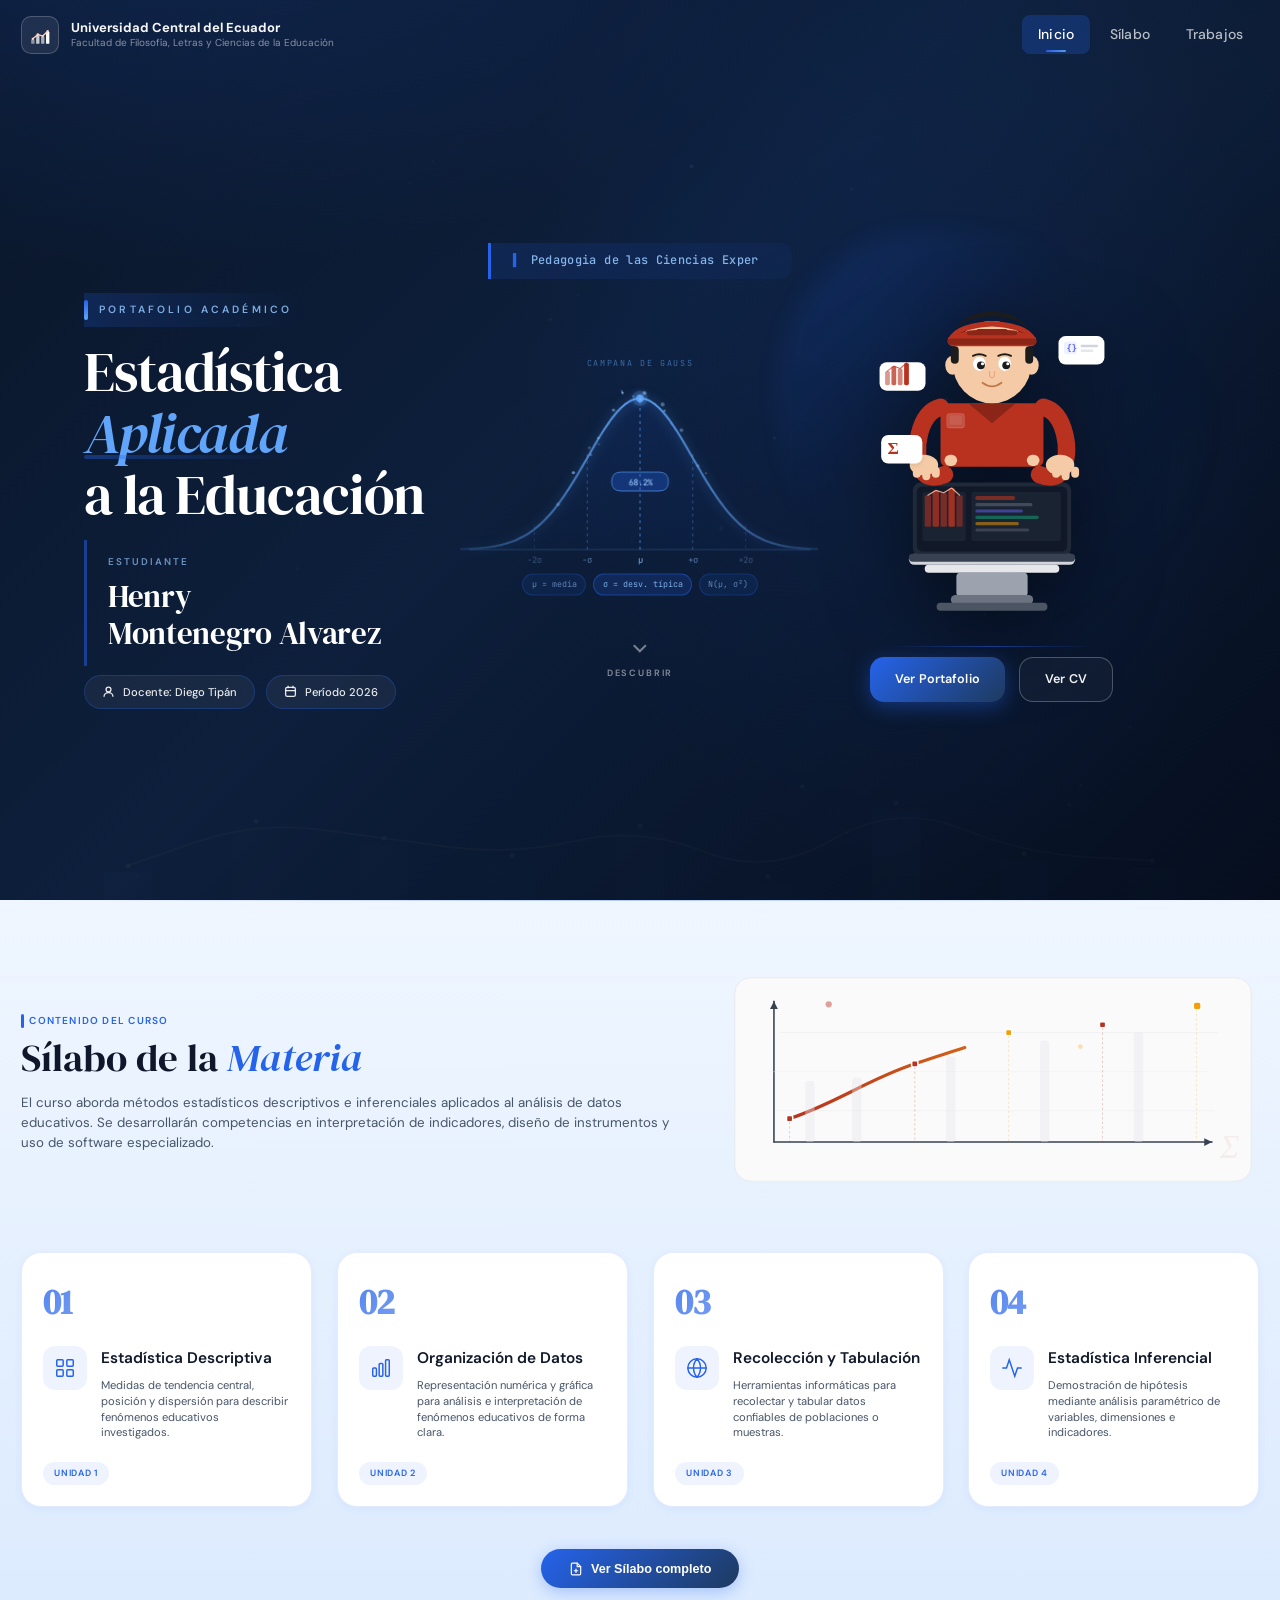
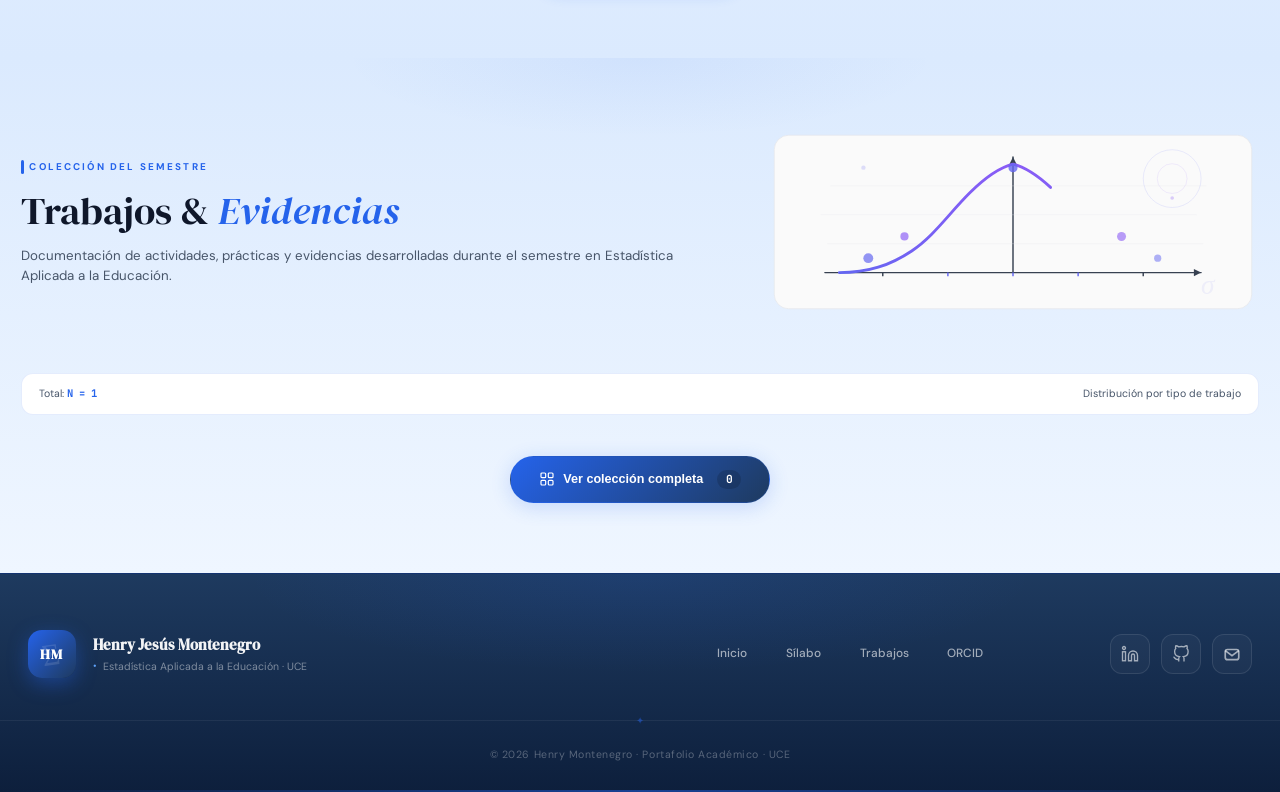
<file: index.html>
<!DOCTYPE html>
<html lang="es">

<head>
  <meta charset="UTF-8">
  <meta name="viewport" content="width=device-width, initial-scale=1.0">
  <meta http-equiv="X-UA-Compatible" content="IE=edge">
  <title>Portafolio | Estadística Aplicada a la Educación</title>
  <link rel="preconnect" href="https://fonts.googleapis.com">
  <link
    href="https://fonts.googleapis.com/css2?family=DM+Serif+Display:ital@0;1&family=DM+Sans:wght@300;400;500;600&display=swap"
    rel="stylesheet">
  <link href="https://fonts.googleapis.com/css2?family=JetBrains+Mono&display=swap" rel="stylesheet">
  <link rel="icon" href="favicon.ico">
  <!-- CSS MODULAR -->
  <link rel="stylesheet" href="css/base.css">
  <link rel="stylesheet" href="css/header.css">
  <link rel="stylesheet" href="css/cover.css">
  <link rel="stylesheet" href="css/silabo.css">
  <link rel="stylesheet" href="css/evidencias.css">
  <link rel="stylesheet" href="css/contacto.css">
  <link rel="stylesheet" href="css/modales.css">
  <link rel="stylesheet" href="css/loading.css">
  <!-- <link rel="stylesheet" href="css/progress.css"> -->
</head>

<body>

  <div id="page-loader" role="status" aria-live="polite" aria-label="Cargando portafolio">
    <span class="loader__sigma" aria-hidden="true">Σ</span>

    <div class="loader__bars" aria-hidden="true">
      <div class="loader__bar"></div>
      <div class="loader__bar"></div>
      <div class="loader__bar"></div>
      <div class="loader__bar"></div>
      <div class="loader__bar"></div>
    </div>

    <p class="loader__text">
      Cargando Mi Portafolio
      <span class="loader__dot"></span>
      <span class="loader__dot"></span>
      <span class="loader__dot"></span>
    </p>

    <div class="loader__progress-track" aria-hidden="true">
      <div class="loader__progress-fill" id="loader-progress"></div>
    </div>
  </div>

  <header class="header" id="main-header">
    <nav class="nav container">

      <a href="#portada" class="nav__logo">
        <div class="nav__logo-icon">
          <svg width="22" height="22" viewBox="0 0 40 40" fill="none">
            <rect x="4" y="28" width="6" height="8" rx="1" fill="white" opacity="0.5" />
            <rect x="13" y="20" width="6" height="16" rx="1" fill="white" opacity="0.75" />
            <rect x="22" y="23" width="6" height="13" rx="1" fill="white" opacity="0.6" />
            <rect x="31" y="14" width="6" height="22" rx="1" fill="white" />
            <polyline points="7,27 16,19 25,22 34,13" stroke="rgba(255,210,190,1)" stroke-width="2.5"
              stroke-linecap="round" stroke-linejoin="round" fill="none" />
            <circle cx="7" cy="27" r="2.2" fill="rgba(255,210,190,1)" />
            <circle cx="16" cy="19" r="2.2" fill="rgba(255,210,190,1)" />
            <circle cx="25" cy="22" r="2.2" fill="rgba(255,210,190,1)" />
            <circle cx="34" cy="13" r="2.2" fill="rgba(255,210,190,1)" />
          </svg>
        </div>

        <div class="nav__logo-text nav__logo--cover">
          <span class="nav__logo-uni">Universidad Central del Ecuador</span>
          <span class="nav__logo-faculty">Facultad de Filosofía, Letras y Ciencias de la Educación</span>
        </div>

        <div class="nav__logo-text nav__logo--scrolled">
          <span class="nav__logo-uni">Mi Portafolio</span>
          <span class="nav__logo-faculty">Henry Montenegro Alvarez</span>
        </div>
      </a>

      <button class="nav__toggle" aria-label="Abrir menú">☰</button>

      <ul class="nav__menu">
        <li><a href="#portada">Inicio</a></li>
        <li><a href="#silabo">Sílabo</a></li>
        <li><a href="#trabajos">Trabajos</a></li>
        <!-- <li><a href="#contacto">Contacto</a></li> -->
      </ul>
    </nav>
  </header>
  <div id="nav-overlay" class="nav__overlay"></div>

  <main>
    <section class="cover" id="portada">
      <canvas id="cover-canvas"></canvas>
      <div class="cover__content">
        <h2 id="cover-title"></h2>

        <div class="cover__columns">
          <div class="cover__gauss-wrapper" aria-hidden="true">
            <div class="gauss__label-top">
              <span class="gauss__label-sub">Campana de Gauss</span>
            </div>
            <canvas id="gauss-canvas" class="gauss__canvas" width="380" height="200"></canvas>
            <div class="gauss__label-bottom">
              <span class="gauss__tag">μ = media</span>
              <span class="gauss__tag gauss__tag--mid">σ = desv. típica</span>
              <span class="gauss__tag">N(μ, σ²)</span>
            </div>
          </div>

          <div class="cover__col-left">
            <div class="welcome__text reveal">
              <p class="welcome__eyebrow">Portafolio Académico</p>
              <h2 class="welcome__title">
                Estadística<br><em>Aplicada</em><br>a la Educación
              </h2>
              <div class="cover__name-block">
                <p class="cover__name-label">Estudiante</p>
                <p class="cover__name-main">Henry <br> Montenegro Alvarez </p>
              </div>
              <div class="welcome__meta">
                <span class="cover__chip">
                  <svg width="13" height="13" viewBox="0 0 16 16" fill="none" stroke="currentColor" stroke-width="1.6">
                    <circle cx="8" cy="5.5" r="3" />
                    <path d="M2.5 14.5c0-3 2.5-5 5.5-5s5.5 2 5.5 5" />
                  </svg>
                  Docente: Diego Tipán
                </span>
                <span class="cover__chip">
                  <svg width="13" height="13" viewBox="0 0 16 16" fill="none" stroke="currentColor" stroke-width="1.6">
                    <rect x="2" y="3" width="12" height="11" rx="2" />
                    <path d="M5 1v3M11 1v3M2 7h12" />
                  </svg>
                  Período 2026
                </span>
              </div>
            </div>
          </div>

          <div class="cover__col-right">

            <div class="cover__avatar-full">
              <div class="welcome__avatar-frame">
                <img src="./assets/img/avatar.svg" alt="Avatar ilustrado del estudiante" class="avatar-svg">
              </div>
            </div>

            <div class="cover__actions">
              <a href="#silabo" class="cover__btn-primary">Ver Portafolio</a>
              <button class="cover__btn-ghost open-preview" data-title="Currículum Vitae"
                data-file="https://drive.google.com/file/d/1C6QonL0QxSH8l6bgxepTuf6tShYCIRVb/preview">Ver CV</button>
            </div>

          </div>

        </div>

        <a href="#inicio" class="cover__scroll" aria-label="Ir al contenido">
          <svg width="20" height="20" viewBox="0 0 20 20" fill="none" stroke="rgba(255,255,255,0.45)" stroke-width="1.8"
            stroke-linecap="round">
            <path d="M5 8l5 5 5-5" />
          </svg>
        </a>

      </div>
    </section>

    <section id="silabo" class="section silabo-section">
      <div class="container">

        <div class="silabo__header reveal">
          <div class="silabo__header-left">
            <p class="section__eyebrow silabo__eyebrow--marked">Contenido del Curso</p>
            <h2 class="silabo__title">Sílabo de la <em>Materia</em></h2>
            <p class="silabo__intro">El curso aborda métodos estadísticos descriptivos e inferenciales aplicados al
              análisis de datos educativos. Se desarrollarán competencias en interpretación de indicadores, diseño de
              instrumentos y uso de software especializado.</p>
          </div>
          <div class="silabo__header-right reveal delay-1">
            <img src="./assets/img/silabo.svg" alt="" class="svg-animated" aria-hidden="true" style="width:100%;">
          </div>

        </div>

        <div class="silabo__units">
          <div class="silabo__unit-card reveal delay-1">
            <div class="silabo__unit-num">01</div>
            <div class="silabo__unit-body">
              <div class="silabo__unit-icon">
                <svg width="22" height="22" viewBox="0 0 24 24" fill="none" stroke="currentColor" stroke-width="1.6"
                  stroke-linecap="round">
                  <rect x="3" y="3" width="7" height="7" rx="1" />
                  <rect x="14" y="3" width="7" height="7" rx="1" />
                  <rect x="3" y="14" width="7" height="7" rx="1" />
                  <rect x="14" y="14" width="7" height="7" rx="1" />
                </svg>
              </div>
              <div>
                <h4>Estadística Descriptiva</h4>
                <p>Medidas de tendencia central, posición y dispersión para describir fenómenos educativos investigados.
                </p>
              </div>
            </div>
            <div class="silabo__unit-tag">Unidad 1</div>
          </div>

          <div class="silabo__unit-card reveal delay-2">
            <div class="silabo__unit-num">02</div>
            <div class="silabo__unit-body">
              <div class="silabo__unit-icon">
                <svg width="22" height="22" viewBox="0 0 24 24" fill="none" stroke="currentColor" stroke-width="1.6"
                  stroke-linecap="round">
                  <rect x="3" y="12" width="4" height="9" rx="1" />
                  <rect x="10" y="7" width="4" height="14" rx="1" />
                  <rect x="17" y="3" width="4" height="18" rx="1" />
                </svg>
              </div>
              <div>
                <h4>Organización de Datos</h4>
                <p>Representación numérica y gráfica para análisis e interpretación de fenómenos educativos de forma
                  clara.</p>
              </div>
            </div>
            <div class="silabo__unit-tag">Unidad 2</div>
          </div>

          <div class="silabo__unit-card reveal delay-3">
            <div class="silabo__unit-num">03</div>
            <div class="silabo__unit-body">
              <div class="silabo__unit-icon">
                <svg width="22" height="22" viewBox="0 0 24 24" fill="none" stroke="currentColor" stroke-width="1.6"
                  stroke-linecap="round">
                  <path d="M12 2a10 10 0 100 20A10 10 0 0012 2z" />
                  <path d="M2 12h20M12 2a15 15 0 010 20M12 2a15 15 0 000 20" />
                </svg>
              </div>
              <div>
                <h4>Recolección y Tabulación</h4>
                <p>Herramientas informáticas para recolectar y tabular datos confiables de poblaciones o muestras.</p>
              </div>
            </div>
            <div class="silabo__unit-tag">Unidad 3</div>
          </div>

          <div class="silabo__unit-card reveal delay-4">
            <div class="silabo__unit-num">04</div>
            <div class="silabo__unit-body">
              <div class="silabo__unit-icon">
                <svg width="22" height="22" viewBox="0 0 24 24" fill="none" stroke="currentColor" stroke-width="1.6"
                  stroke-linecap="round">
                  <path d="M22 12h-4l-3 9L9 3l-3 9H2" />
                </svg>
              </div>
              <div>
                <h4>Estadística Inferencial</h4>
                <p>Demostración de hipótesis mediante análisis paramétrico de variables, dimensiones e indicadores.</p>
              </div>
            </div>
            <div class="silabo__unit-tag">Unidad 4</div>
          </div>
        </div>

        <div class="silabo__cta reveal">
          <button class="silabo__btn open-preview" data-title="Sílabo del Curso"
            data-file="https://drive.google.com/file/d/18E24WpOY2Jx7rh2B8nomHSlnk_9hw8Ye/preview">
            <svg width="14" height="14" viewBox="0 0 24 24" fill="none" stroke="currentColor" stroke-width="2"
              stroke-linecap="round" stroke-linejoin="round">
              <path d="M14 2H6a2 2 0 00-2 2v16a2 2 0 002 2h12a2 2 0 002-2V8z" />
              <polyline points="14 2 14 8 20 8" />
              <line x1="12" y1="18" x2="12" y2="12" />
              <line x1="9" y1="15" x2="15" y2="15" />
            </svg>
            Ver Sílabo completo
          </button>
        </div>

      </div>
    </section>

    <section id="trabajos" class="evidencias">
      <div class="container">

        <div class="evidencias__header reveal">
          <div>
            <p class="evidencias__eyebrow">Colección del Semestre</p>
            <h2 class="evidencias__title">Trabajos &amp; <em>Evidencias</em></h2>
            <p class="evidencias__desc">Documentación de actividades, prácticas y evidencias desarrolladas durante el
              semestre en Estadística Aplicada a la Educación.</p>
          </div>

          <div class="evidencias__header-img reveal delay-1">
            <img src="./assets/img/evidencias.svg" alt="" class="svg-animated" aria-hidden="true"
              style="width:100%; border-radius:16px; display:block;">
          </div>
        </div>

        <div class="ev__progress-section reveal delay-2" id="ev-progress"></div>

        <div class="ev__cta reveal delay-3">
          <button class="ev__cta-btn" id="open-works-modal">
            <span class="ev__cta-btn-inner">
              <svg width="16" height="16" viewBox="0 0 24 24" fill="none" stroke="currentColor" stroke-width="1.8"
                stroke-linecap="round">
                <rect x="3" y="3" width="7" height="7" rx="1.5" />
                <rect x="14" y="3" width="7" height="7" rx="1.5" />
                <rect x="3" y="14" width="7" height="7" rx="1.5" />
                <rect x="14" y="14" width="7" height="7" rx="1.5" />
              </svg>
              Ver colección completa
            </span>
            <span class="ev__cta-btn-count" id="stat-total-2">0</span>
          </button>
        </div>

      </div>
    </section>

  </main>

  <footer class="site-footer">
    <div class="footer-inner container">

      <div class="footer-brand">
        <div class="footer-logo">HM</div>
        <div>
          <p class="footer-name">Henry Jesús Montenegro</p>
          <p class="footer-sub">Estadística Aplicada a la Educación · UCE</p>
        </div>
      </div>

      <div class="footer-links">
        <a href="#portada">Inicio</a>
        <a href="#silabo">Sílabo</a>
        <a href="#trabajos">Trabajos</a>
        <a href="https://orcid.org/0009-0002-6795-3984">ORCID</a>
      </div>

      <div class="footer-social">
        <a href="#" aria-label="LinkedIn" class="footer-social-btn">
          <svg width="16" height="16" viewBox="0 0 24 24" fill="none" stroke="currentColor" stroke-width="1.8">
            <path d="M16 8a6 6 0 016 6v7h-4v-7a2 2 0 00-2-2 2 2 0 00-2 2v7h-4v-7a6 6 0 016-6z" />
            <rect x="2" y="9" width="4" height="12" />
            <circle cx="4" cy="4" r="2" />
          </svg>
        </a>
        <a href="https://github.com" aria-label="GitHub" class="footer-social-btn">
          <svg width="16" height="16" viewBox="0 0 24 24" fill="none" stroke="currentColor" stroke-width="1.8">
            <path
              d="M9 19c-5 1.5-5-2.5-7-3m14 6v-3.87a3.37 3.37 0 00-.94-2.61c3.14-.35 6.44-1.54 6.44-7A5.44 5.44 0 0020 4.77 5.07 5.07 0 0019.91 1S18.73.65 16 2.48a13.38 13.38 0 00-7 0C6.27.65 5.09 1 5.09 1A5.07 5.07 0 005 4.77a5.44 5.44 0 00-1.5 3.78c0 5.42 3.3 6.61 6.44 7A3.37 3.37 0 009 18.13V22" />
          </svg>
        </a>
        <a href="mailto:hjmontenegro@uce.edu.ec" aria-label="Email" class="footer-social-btn">
          <svg width="16" height="16" viewBox="0 0 16 16" fill="none" stroke="currentColor" stroke-width="1.5">
            <rect x="2" y="4" width="12" height="9" rx="2" />
            <path d="M2 5l6 4.5L14 5" />
          </svg>
        </a>
      </div>

    </div>

    <div class="footer-bottom container">
      <p>&copy; 2026 Henry Montenegro · Portafolio Académico · UCE</p>
    </div>

  </footer>

  <div id="works-modal" class="wmodal" aria-hidden="true" role="dialog" aria-label="Visor de trabajos">
    <div class="wmodal__panel">
      <div class="wmodal__header">
        <div class="wmodal__header-left">
          <svg width="18" height="18" viewBox="0 0 32 32" fill="none" stroke="var(--primary)" stroke-width="1.9"
            stroke-linecap="round" stroke-linejoin="round">
            <rect x="2" y="3" width="12" height="15" rx="2" />
            <rect x="18" y="3" width="12" height="15" rx="2" />
            <rect x="2" y="22" width="12" height="7" rx="2" />
            <rect x="18" y="22" width="12" height="7" rx="2" />
          </svg>
          <strong>Trabajos &amp; Evidencias</strong>
        </div>
        <div class="wmodal__filters" role="group" aria-label="Filtrar por tipo">
          <button class="wmodal__filter active" data-filter="todos">Todos</button>
          <button class="wmodal__filter" data-filter="individual">Individuales</button>
          <button class="wmodal__filter" data-filter="grupal">Grupales</button>
          <button class="wmodal__filter" data-filter="mapas">Mapas</button>
          <button class="wmodal__filter" data-filter="pruebas">Pruebas</button>
          <button class="wmodal__filter" data-filter="diapositivas">Diapositivas</button>
          <button class="wmodal__filter" data-filter="laboratorios">Laboratorios</button>
          <button class="wmodal__filter" data-filter="ensayos">Ensayos</button>
          <button class="wmodal__filter" data-filter="otros">Glosario</button>
        </div>

        <div class="wmodal__search-bar">
          <div class="wmodal__search">
            <svg width="14" height="14" viewBox="0 0 16 16" fill="none" stroke="currentColor" stroke-width="1.8"
              stroke-linecap="round">
              <circle cx="6.5" cy="6.5" r="4.5" />
              <path d="M11 11l3 3" />
            </svg>
            <input type="text" id="wmodal-search" placeholder="Buscar trabajo..." autocomplete="off" />
            <button id="wmodal-search-clear" aria-label="Limpiar búsqueda">
              <svg width="12" height="12" viewBox="0 0 12 12" fill="none" stroke="currentColor" stroke-width="2"
                stroke-linecap="round">
                <path d="M2 2l8 8M10 2l-8 8" />
              </svg>
            </button>
          </div>

          <button class="wmodal__sort-btn" id="wmodal-sort-btn" aria-label="Ordenar por fecha">
            <svg id="wmodal-sort-icon" width="14" height="14" viewBox="0 0 24 24" fill="none" stroke="currentColor"
              stroke-width="2" stroke-linecap="round">
              <path d="M3 8h10M3 12h7M3 16h4" />
              <path d="M17 4v16M17 20l-3-3M17 20l3-3" />
            </svg>
            <span id="wmodal-sort-label">Más antiguos</span>
          </button>
        </div>

        <button class="wmodal__close" id="close-works-modal" aria-label="Cerrar visor de trabajos">
          <svg width="16" height="16" viewBox="0 0 16 16" fill="none" stroke="currentColor" stroke-width="2.2"
            stroke-linecap="round">
            <path d="M3 3l10 10M13 3L3 13" />
          </svg>
        </button>
      </div>
      <div class="wmodal__body">
        <div id="wmodal-grid" class="wmodal__grid"></div>
        <p id="wmodal-empty" class="wmodal__empty" style="display:none;">No hay trabajos en esta categoría aún.</p>
      </div>
    </div>
  </div>

  <div id="pdf-modal" class="modal" aria-hidden="true">
    <div class="modal__content">
      <div class="modal__header">
        <h3 id="modal-title" class="modal__title"></h3>
        <button id="modal-close" class="modal__close" aria-label="Cerrar visor">&times;</button>
      </div>
      <div class="modal__viewer">
        <iframe id="pdf-frame" src="" title="Visor de documento" loading="lazy"></iframe>
      </div>
    </div>
  </div>

  <script src="js/modules/header.js"></script>
  <script src="js/modules/canvas.js"></script>
  <script src="js/modules/data.js"></script>
  <script src="js/modules/stats.js"></script>
  <script src="js/modules/modalPDF.js"></script>
  <script src="js/modules/modalWorks.js"></script>
  <script src="js/modules/gauss.js"></script>
  <script src="js/modules/reveal.js"></script>
  <script src="js/main.js"></script>
</body>

</html>
</file>
<file: css/base.css>
:root {
  --primary: #2563EB;
  --primary-rgb: 37, 99, 235;
  --primary-light: #60A5FA;
  --primary-dark: #1E3A5F;
  --primary-50: #EFF6FF;
  --bg: #F0F4FF;
  --card-bg: #FFFFFF;
  --text: #0F172A;
  --text-light: #475569;
  --border: rgba(0, 0, 0, 0.07);
  --border-strong: rgba(0, 0, 0, 0.12);
  --shadow: 0 2px 16px rgba(0, 0, 0, 0.06);
  --shadow-lg: 0 8px 32px rgba(0, 0, 0, 0.10);
  --shadow-xl: 0 20px 56px rgba(0, 0, 0, 0.13);
  --serif: 'DM Serif Display', Georgia, serif;
  --font: 'DM Sans', system-ui, sans-serif;
  --radius: 16px;
  --radius-sm: 10px;
  --transition: all 0.3s cubic-bezier(0.4, 0, 0.2, 1);
  --glass-bg: rgba(240, 244, 255, 0.85);
  --glass-blur: blur(12px);
  --max-width: 1280px;
  --padding-x: 1.5rem;
}

*,
*::before,
*::after {
  box-sizing: border-box;
  margin: 0;
  padding: 0;
}

html {
  scroll-behavior: smooth;
  -webkit-font-smoothing: antialiased;
  font-size: 14px;
  -webkit-text-size-adjust: 100%;
  text-size-adjust: 100%;
}

body {
  font-family: var(--font);
  background: var(--bg);
  color: var(--text);
  line-height: 1.65;
  overflow-x: hidden;
}

.container {
  width: 100%;
  max-width: var(--max-width);
  margin: 0 auto;
  padding: 0 var(--padding-x);
}

:focus-visible {
  outline: 2px solid var(--primary);
  outline-offset: 3px;
  border-radius: 4px;
}

@media (prefers-reduced-motion: reduce) {

  *,
  *::before,
  *::after {
    animation-duration: 0.01ms !important;
    animation-iteration-count: 1 !important;
    transition-duration: 0.01ms !important;
    scroll-behavior: auto !important;
  }
}

@keyframes fadeUp {
  from {
    opacity: 0;
    transform: translateY(22px);
  }

  to {
    opacity: 1;
    transform: translateY(0);
  }
}

@keyframes fadeIn {
  from {
    opacity: 0;
  }

  to {
    opacity: 1;
  }
}

@keyframes scaleIn {
  from {
    opacity: 0;
    transform: scale(0.95);
  }

  to {
    opacity: 1;
    transform: scale(1);
  }
}

@keyframes bounceDown {

  0%,
  100% {
    transform: translateX(-50%) translateY(0);
  }

  50% {
    transform: translateX(-50%) translateY(7px);
  }
}

@keyframes avatarFloat {

  0%,
  100% {
    transform: translateY(0px);
  }

  50% {
    transform: translateY(-8px);
  }
}

@keyframes chip1 {

  0%,
  100% {
    transform: translateY(0px) rotate(-1deg);
  }

  50% {
    transform: translateY(-9px) rotate(2deg);
  }
}

@keyframes chip2 {

  0%,
  100% {
    transform: translateY(0px) rotate(1deg);
  }

  50% {
    transform: translateY(-11px) rotate(-2deg);
  }
}

@keyframes chip3 {

  0%,
  100% {
    transform: translateY(0px);
  }

  50% {
    transform: translateY(-8px);
  }
}

@keyframes shimmer {
  0% {
    transform: translateX(-100%);
  }

  100% {
    transform: translateX(100%);
  }
}

.av-chip1 {
  animation: chip1 3.6s ease-in-out infinite;
}

.av-chip2 {
  animation: chip2 4.2s ease-in-out infinite 0.7s;
}

.av-chip3 {
  animation: chip3 3.0s ease-in-out infinite 1.3s;
}

.reveal {
  opacity: 0;
  transform: translateY(26px);
  transition: opacity 0.65s ease, transform 0.65s ease;
  will-change: opacity, transform;
}

.reveal.visible {
  opacity: 1;
  transform: translateY(0);
}

.delay-1 {
  transition-delay: 0.10s;
}

.delay-2 {
  transition-delay: 0.22s;
}

.delay-3 {
  transition-delay: 0.34s;
}

.delay-4 {
  transition-delay: 0.46s;
}

.section {
  padding: 6rem 0;
}

.section__eyebrow {
  font-size: 0.72rem;
  font-weight: 600;
  letter-spacing: 0.12em;
  text-transform: uppercase;
  color: var(--primary);
  margin-bottom: 0.5rem;
}

@media (max-width: 768px) {
  .container {
    padding: 0 1.25rem;
  }

  .section {
    padding: 4rem 0;
  }
}
</file>
<file: css/header.css>
html { scroll-padding-top: 70px; }

:root {
  --header-height: 70px;
  --header-height-mobile: 62px;
  --transition-smooth: cubic-bezier(0.4, 0, 0.2, 1);
}

.header {
  position: fixed;
  top: 0; left: 0; right: 0;
  z-index: 1000;
  background: transparent;
  border-bottom: 1px solid transparent;
  transition: all 0.4s var(--transition-smooth);
  height: auto;
  min-height: 70px;
  display: flex;
  align-items: center;
}

.header.scrolled {
  background: rgba(4, 15, 40, 0.92);
  backdrop-filter: blur(16px);
  -webkit-backdrop-filter: blur(16px);
  border-bottom-color: rgba(37,99,235,0.35);
  box-shadow: 0 4px 30px rgba(0,0,0,0.3);
  height: 62px;
}

.header.scrolled::before {
  content: '';
  position: absolute;
  top: 0; left: 0; right: 0;
  height: 1px;
  background: linear-gradient(90deg, transparent, rgba(37,99,235,0.6), transparent);
  opacity: 0.5;
}

.nav {
  display: flex;
  justify-content: space-between;
  align-items: center;
  max-width: var(--max-width);
  padding: 0 var(--padding-x);
  width: 100%;
  margin: 0 auto;
  gap: 1.5rem;
}

.nav__logo {
  display: flex;
  align-items: center;
  gap: 12px;
  text-decoration: none;
  transition: transform 0.3s var(--transition-smooth);
}

.nav__logo:hover { transform: translateY(-1px); }

.nav__logo-icon {
  width: 38px; height: 38px;
  flex-shrink: 0;
  background: rgba(255,255,255,0.08);
  border: 1px solid rgba(255,255,255,0.2);
  border-radius: 10px;
  display: flex; align-items: center; justify-content: center;
  transition: all 0.3s var(--transition-smooth);
  color: rgba(255,255,255,0.9);
}

.nav__logo:hover .nav__logo-icon {
  background: rgba(37,99,235,0.15);
  border-color: rgba(37,99,235,0.4);
  color: var(--primary-light);
}

.header.scrolled .nav__logo-icon {
  background: rgba(37,99,235,0.2);
  border-color: rgba(37,99,235,0.45);
  color: #60A5FA;
}

.nav__logo-text { display: flex; flex-direction: column; gap: 2px; line-height: 1.2; }
.nav__logo-uni { font-size: 13px; font-weight: 700; color: rgba(255,255,255,0.96); white-space: nowrap; }
.nav__logo-faculty { font-size: 10px; font-weight: 400; color: rgba(255,255,255,0.5); white-space: nowrap; }

.nav__logo--scrolled { display: none; }
.nav__logo--cover { display: flex; }
.header.scrolled .nav__logo--cover { display: none; }
.header.scrolled .nav__logo--scrolled { display: flex; }

.nav__menu {
  display: flex; gap: 4px; list-style: none; margin: 0; padding: 0; align-items: center;
}

@media (min-width: 769px) {
  .nav__menu li { animation: menuFadeIn 0.5s var(--transition-smooth) both; }
}

.nav__menu a {
  font-size: 14px; font-weight: 500; text-decoration: none;
  padding: 8px 16px; border-radius: 8px;
  color: rgba(255,255,255,0.7);
  transition: all 0.25s var(--transition-smooth);
  position: relative; letter-spacing: 0.01em; display: inline-block;
}

.nav__menu a:hover { color: #ffffff; background: rgba(255,255,255,0.1); transform: translateY(-1px); }
.nav__menu a.active { color: #ffffff; background: rgba(37,99,235,0.25); }

.nav__menu a.active::after {
  content: '';
  position: absolute;
  bottom: 2px; left: 50%;
  transform: translateX(-50%);
  width: 20px; height: 2px;
  border-radius: 2px;
  background: linear-gradient(90deg, var(--primary), var(--primary-light));
  opacity: 0.9;
}

.header.scrolled .nav__menu a { color: rgba(255,255,255,0.75); }
.header.scrolled .nav__menu a:hover { color: #ffffff; background: rgba(255,255,255,0.08); }
.header.scrolled .nav__menu a.active { color: #ffffff; background: rgba(37,99,235,0.35); }

.nav__toggle {
  display: none; background: none; border: none;
  font-size: 1.6rem; cursor: pointer;
  color: rgba(255,255,255,0.9);
  padding: 8px; border-radius: 8px;
  transition: all 0.3s var(--transition-smooth);
  width: 42px; height: 42px;
  align-items: center; justify-content: center;
}

.nav__toggle:hover { background: rgba(255,255,255,0.1); }
.header.scrolled .nav__toggle:hover { background: rgba(37,99,235,0.25); }

.nav__overlay {
  position: fixed; inset: 0; z-index: 900;
  background: rgba(4,15,40,0.7);
  backdrop-filter: blur(5px);
  opacity: 0; visibility: hidden; pointer-events: none;
  transition: opacity 0.3s var(--transition-smooth), visibility 0.3s var(--transition-smooth);
}

.nav__overlay.visible { opacity: 1; visibility: visible; pointer-events: auto; }

@media (max-width: 860px) {
  .nav { padding: 0 1.5rem; }
  .nav__logo-faculty { display: none; }
  .nav__logo-uni { font-size: 12px; }
  .nav__logo-icon { width: 34px; height: 34px; }
  .nav__menu a { font-size: 13px; padding: 6px 12px; }
}

@media (max-width: 768px) {
  .header { height: var(--header-height-mobile); }
  .header.scrolled { height: 58px; }
  .nav { padding: 0 1.2rem; }
  .nav__toggle { display: flex; }
  .nav__menu {
    position: fixed; top: 0; right: 0;
    width: 80%; max-width: 320px; height: 100vh;
    background: linear-gradient(135deg, #0d1f3c 0%, #060e1e 100%);
    flex-direction: column;
    padding: 5rem 1.5rem 2rem; gap: 0.5rem;
    box-shadow: -10px 0 40px rgba(0,0,0,0.5);
    transform: translateX(100%);
    transition: transform 0.35s var(--transition-smooth);
    z-index: 1001; overflow-y: auto;
    border-left: 1px solid rgba(37,99,235,0.3);
  }
  .nav__menu.open { transform: translateX(0); }
  .nav__menu a { color: rgba(255,255,255,0.8) !important; font-size: 1rem; padding: 12px 16px; width: 100%; border-radius: 10px; }
  .nav__menu a:hover, .nav__menu a.active { background: rgba(37,99,235,0.3) !important; color: #ffffff !important; }
}

@media (max-width: 480px) {
  .nav { padding: 0 1rem; }
  .nav__logo-text { display: none; }
  .nav__logo-icon { width: 38px; height: 38px; }
  .nav__menu { width: 85%; max-width: 280px; }
}

@keyframes logoFadeIn {
  from { opacity: 0; transform: translateX(-20px); }
  to { opacity: 1; transform: translateX(0); }
}
.nav__logo { animation: logoFadeIn 0.6s var(--transition-smooth) both; }

@keyframes menuFadeIn {
  from { opacity: 0; transform: translateY(-10px); }
  to { opacity: 1; transform: translateY(0); }
}

.nav__menu li:nth-child(1) { animation-delay: 0.1s; }
.nav__menu li:nth-child(2) { animation-delay: 0.15s; }
.nav__menu li:nth-child(3) { animation-delay: 0.2s; }
.nav__menu li:nth-child(4) { animation-delay: 0.25s; }

@media (prefers-reduced-motion: reduce) {
  .header, .nav__logo, .nav__menu li, .nav__menu a, .nav__toggle, .nav__overlay {
    animation: none !important; transition: none !important; transform: none !important;
  }
}
</file>
<file: css/cover.css>
.cover {
  min-height: 100svh;
  background:
    radial-gradient(1200px 600px at 10% -10%, rgba(37,99,235,0.18) 0%, transparent 60%),
    radial-gradient(800px 500px at 90% 10%, rgba(30,58,95,0.12) 0%, transparent 55%),
    linear-gradient(135deg, #0a1628 0%, #0d1f3c 45%, #060e1e 100%);
  display: flex;
  flex-direction: column;
  align-items: center;
  justify-content: center;
  padding: clamp(100px, 12vh, 140px) 1.5rem 4rem;
  position: relative;
  overflow: hidden;
}

#cover-canvas {
  position: absolute;
  inset: 0;
  width: 100%;
  height: 100%;
  pointer-events: none;
  z-index: 0;
  opacity: 0.5;
  mix-blend-mode: soft-light;
}

.cover::after {
  content: '';
  position: absolute;
  top: -20%; right: 0%;
  width: 60%; height: 120%;
  background: radial-gradient(ellipse at center, rgba(37,99,235,0.08) 0%, transparent 70%);
  pointer-events: none;
  z-index: 1;
  transform: rotate(-8deg);
}

.cover__content {
  position: relative;
  z-index: 2;
  display: flex;
  flex-direction: column;
  align-items: center;
  width: 100%;
  max-width: var(--max-width);
  padding: 0 var(--padding-x);
  animation: fadeUp 0.9s ease both 0.1s;
}

@keyframes fadeUp {
  from { opacity: 0; transform: translateY(30px); }
  to   { opacity: 1; transform: translateY(0); }
}

#cover-title {
  font-family: 'JetBrains Mono', monospace;
  font-size: clamp(0.7rem, 1.2vw, 0.85rem);
  color: rgba(147, 197, 253, 0.9);
  text-align: center;
  padding: 0.6rem 1.6rem;
  background: linear-gradient(135deg, rgba(37,99,235,0.15), rgba(37,99,235,0.05));
  border-left: 3px solid var(--primary);
  border-radius: 0 12px 12px 0;
  display: inline-flex;
  align-items: center;
  gap: 0.8rem;
  letter-spacing: 0.03em;
  margin: 0 auto 1rem;
  backdrop-filter: blur(5px);
  width: fit-content;
  font-weight: 500;
}

#cover-title::before {
  content: "▌";
  font-size: 0.9em;
  animation: pulseBlink 2s ease-in-out infinite;
  color: var(--primary);
}

@keyframes pulseBlink {
  0%, 100% { opacity: 0.4; }
  50%       { opacity: 1; }
}

.cover__columns {
  display: grid;
  grid-template-columns: 1fr 1fr;
  gap: 3rem;
  align-items: center;
  width: 100%;
  padding-right: 2rem;
}

.cover__col-left {
  text-align: left;
  display: flex;
  flex-direction: column;
  gap: 0.5rem;
  padding-left: 3rem;
}

.welcome__eyebrow {
  font-size: 0.75rem;
  font-weight: 600;
  letter-spacing: 0.3em;
  text-transform: uppercase;
  color: rgba(147, 197, 253, 0.85);
  display: inline-flex;
  align-items: center;
  gap: 0.8rem;
  margin-bottom: 0.5rem;
  background: linear-gradient(90deg, rgba(37,99,235,0.2), transparent);
  padding: 0.5rem 1rem 0.5rem 0;
  width: fit-content;
  border-radius: 0 20px 20px 0;
}

.welcome__eyebrow::before {
  content: '';
  width: 4px;
  height: 20px;
  background: linear-gradient(180deg, var(--primary), var(--primary-light));
  border-radius: 2px;
}

.welcome__title {
  font-family: var(--serif);
  font-size: clamp(2.5rem, 5vw, 4rem);
  font-weight: 400;
  color: #ffffff;
  line-height: 1.1;
  margin: 0.5rem 0 1rem;
  letter-spacing: -0.02em;
}

.welcome__title em {
  font-style: italic;
  color: #60A5FA;
  position: relative;
  display: inline-block;
}

.welcome__title em::after {
  content: '';
  position: absolute;
  bottom: 5px; left: 0; right: 0;
  height: 4px;
  background: linear-gradient(90deg, rgba(37,99,235,0.4), transparent);
  border-radius: 2px;
}

.cover__name-block {
  margin: 0.4rem 0 0.6rem;
  padding: 1rem 0 1rem 1.5rem;
  border-left: 3px solid rgba(37,99,235,0.5);
  transition: border-left-color 0.3s ease;
}

.cover__name-block:hover { border-left-color: var(--primary); }

.cover__name-label {
  font-size: 0.7rem;
  color: rgba(147, 197, 253, 0.7);
  letter-spacing: 0.2em;
  text-transform: uppercase;
  margin-bottom: 0.6rem;
  font-weight: 600;
  display: block;
}

.cover__name-main {
  font-family: var(--serif);
  font-size: clamp(1.5rem, 3vw, 2.2rem);
  color: #ffffff;
  line-height: 1.2;
  margin: 0;
  font-weight: 500;
  letter-spacing: -0.01em;
}

.welcome__meta {
  display: flex;
  flex-wrap: wrap;
  gap: 0.8rem;
  margin-top: 0.4rem;
}

.cover__chip {
  display: inline-flex;
  align-items: center;
  gap: 0.6rem;
  background: rgba(255,255,255,0.05);
  backdrop-filter: blur(8px);
  border: 1px solid rgba(37,99,235,0.3);
  color: rgba(255,255,255,0.9);
  font-size: 0.8rem;
  font-weight: 500;
  padding: 0.5rem 1.2rem;
  border-radius: 99px;
  transition: all 0.3s cubic-bezier(0.4,0,0.2,1);
}

.cover__chip:hover {
  border-color: var(--primary);
  background: rgba(37,99,235,0.15);
  transform: translateY(-2px);
  color: #ffffff;
}

.cover__col-right {
  display: flex;
  flex-direction: column;
  align-items: center;
  justify-content: center;
  gap: 1.5rem;
  padding-left: 3rem;
  transform: translateX(3rem);
  margin-top: -4rem;
}

.cover__avatar-full {
  width: 100%;
  max-width: 400px;
  position: relative;
}

.cover__avatar-full::before {
  content: '';
  position: absolute;
  inset: -15px;
  background: linear-gradient(135deg, rgba(37,99,235,0.25), transparent 40%, transparent 60%, rgba(30,58,95,0.15));
  border-radius: 35% 65% 60% 40% / 40% 45% 55% 60%;
  z-index: -1;
  animation: morphBorder 20s ease-in-out infinite;
  filter: blur(12px);
  opacity: 0.7;
}

@keyframes morphBorder {
  0%, 100% { border-radius: 35% 65% 60% 40% / 40% 45% 55% 60%; }
  50%       { border-radius: 50% 50% 33% 67% / 55% 27% 73% 45%; }
}

.cover__avatar-full .welcome__avatar-frame {
  width: 100%;
  height: auto;
  border-radius: 24px;
  background: transparent;
  overflow: visible;
}

.cover__avatar-full .avatar-svg {
  width: 100%;
  height: auto;
  max-height: 380px;
  display: block;
  filter: drop-shadow(0 20px 40px rgba(0,0,0,0.5));
  transition: transform 0.5s cubic-bezier(0.4,0,0.2,1);
}

.cover__avatar-full:hover .avatar-svg {
  transform: translateY(-6px) scale(1.01);
}

.cover__actions {
  display: flex;
  flex-direction: row;
  gap: 1rem;
  width: 100%;
  justify-content: center;
  position: relative;
  padding-top: 0.8rem;
}

.cover__actions::before {
  content: '';
  position: absolute;
  top: 0; left: 50%;
  transform: translateX(-50%);
  width: 60%;
  max-width: 200px;
  height: 1px;
  background: linear-gradient(90deg, transparent, rgba(37,99,235,0.5), transparent);
}

.cover__btn-primary {
  display: inline-flex;
  align-items: center;
  justify-content: center;
  gap: 0.7rem;
  padding: 0.85rem 1.8rem;
  border-radius: 14px;
  background: linear-gradient(135deg, var(--primary), var(--primary-dark));
  color: #ffffff;
  font-weight: 600;
  font-size: 0.9rem;
  font-family: var(--font);
  text-decoration: none;
  border: none;
  cursor: pointer;
  box-shadow: 0 5px 20px rgba(37,99,235,0.4);
  transition: all 0.3s cubic-bezier(0.4,0,0.2,1);
  letter-spacing: 0.01em;
}

.cover__btn-primary:hover {
  transform: translateY(-3px);
  box-shadow: 0 12px 30px rgba(37,99,235,0.6);
  background: linear-gradient(135deg, #3b82f6, #1e3a8a);
}

.cover__btn-ghost {
  display: inline-flex;
  align-items: center;
  justify-content: center;
  gap: 0.7rem;
  padding: 0.85rem 1.8rem;
  border-radius: 14px;
  background: rgba(255,255,255,0.03);
  border: 1.5px solid rgba(255,255,255,0.25);
  color: rgba(255,255,255,0.95);
  font-weight: 600;
  font-size: 0.9rem;
  font-family: var(--font);
  cursor: pointer;
  backdrop-filter: blur(8px);
  transition: all 0.3s cubic-bezier(0.4,0,0.2,1);
  letter-spacing: 0.01em;
}

.cover__btn-ghost:hover {
  border-color: var(--primary);
  background: rgba(37,99,235,0.12);
  transform: translateY(-3px);
  color: #ffffff;
}

/* ── FLECHA SCROLL (desktop) ── */
.cover__scroll {
  position: absolute;
  bottom: 2rem;
  left: 50%;
  transform: translateX(-50%);
  z-index: 2;
  display: flex;
  flex-direction: column;
  align-items: center;
  gap: 0.5rem;
  color: rgba(255,255,255,0.4);
  text-decoration: none;
  cursor: pointer;
  transition: all 0.3s ease;
}

.cover__scroll svg {
  width: 22px;
  height: 22px;
  animation: bounceDown 2.5s ease-in-out infinite;
}

@keyframes bounceDown {
  0%, 100% { transform: translateY(0);   opacity: 0.5; }
  50%       { transform: translateY(8px); opacity: 1; }
}

.cover__scroll::after {
  content: 'DESCUBRIR';
  font-size: 0.65rem;
  font-weight: 600;
  letter-spacing: 0.2em;
  text-transform: uppercase;
  color: rgba(255,255,255,0.5);
}

.cover__scroll:hover,
.cover__scroll:hover::after { color: rgba(147,197,253,0.9); }

/* ── CAMPANA DE GAUSS (desktop: absoluta central) ── */
.cover__gauss-wrapper {
  position: absolute;
  left: 50%;
  top: 50%;
  transform: translate(-50%, -50%);
  width: 360px;
  display: flex;
  flex-direction: column;
  align-items: center;
  gap: 0.5rem;
  pointer-events: none;
  z-index: 1;
  opacity: 0;
  animation: gaussAppear 1s ease forwards 0.6s;
}

@keyframes gaussAppear {
  from { opacity: 0; transform: translate(-50%, -46%) scale(0.94); }
  to   { opacity: 1; transform: translate(-50%, -50%) scale(1); }
}

.gauss__label-top {
  display: flex;
  flex-direction: column;
  align-items: center;
  gap: 0.15rem;
}

.gauss__label-title {
  font-family: 'DM Serif Display', Georgia, serif;
  font-size: 1rem;
  font-style: italic;
  color: rgba(147, 197, 253, 0.95);
  text-shadow: 0 0 20px rgba(96,165,250,0.5);
}

.gauss__label-sub {
  font-family: 'JetBrains Mono', monospace;
  font-size: 0.6rem;
  color: rgba(96, 165, 250, 0.55);
  letter-spacing: 0.2em;
  text-transform: uppercase;
}

.gauss__canvas { width: 100%; height: auto; }

.gauss__label-bottom {
  display: flex;
  gap: 0.5rem;
  align-items: center;
  flex-wrap: wrap;
  justify-content: center;
}

.gauss__tag {
  font-family: 'JetBrains Mono', monospace;
  font-size: 0.6rem;
  color: rgba(147, 197, 253, 0.6);
  background: rgba(37, 99, 235, 0.1);
  border: 1px solid rgba(37, 99, 235, 0.25);
  padding: 0.2rem 0.6rem;
  border-radius: 99px;
}

.gauss__tag--mid {
  color: rgba(147, 197, 253, 0.85);
  background: rgba(37, 99, 235, 0.18);
  border-color: rgba(37, 99, 235, 0.45);
}

/* ================================================================
   RESPONSIVE ≤ 900px
   ================================================================ */
@media (max-width: 900px) {

  /* ── Sección: altura automática, padding justo ── */
  .cover {
    min-height: 100svh;
    justify-content: center;
    /* top: espacio para el header fijo (~60px) + aire
       bottom: espacio suficiente para el contenido        */
    padding: 70px 1.4rem 2rem;
  }

  /* Badge superior */
  #cover-title {
    font-size: 0.66rem;
    padding: 0.45rem 1.1rem;
    margin-bottom: 1.2rem;
  }

  /* Grid → columna única */
  .cover__columns {
    grid-template-columns: 1fr;
    gap: 0;
    padding-right: 0;   /* ← reset del 2rem de desktop */
    padding-left: 0;
    justify-items: center;
    width: 100%;
  }

  /* Ocultar todo lo de la derecha (avatar + botones de escritorio) */
  .cover__col-right { display: none; }

  /* Ocultar campana de Gauss absoluta */
  .cover__gauss-wrapper { display: none !important; }

  /* Ocultar la flecha "DESCUBRIR" en móvil — interfiere con layout */
  .cover__scroll { display: none !important; }

  /* Columna izquierda: única, centrada */
  .cover__col-left {
    align-items: center;
    text-align: center;
    width: 100%;
    padding-left: 0;    /* ← ESTO FALTABA */
    padding-right: 0;   /* ← por simetría */
    gap: 0;
  }

  /* Eyebrow como pill */
  .welcome__eyebrow {
    justify-content: center;
    margin: 0 auto 0.7rem;
    padding: 0.4rem 1.1rem;
    background: rgba(37,99,235,0.12);
    border-radius: 99px;
    font-size: 0.66rem;
    letter-spacing: 0.2em;
    gap: 0;
  }
  .welcome__eyebrow::before { display: none; }

  /* Título */
  .welcome__title {
    font-size: clamp(2.2rem, 7.5vw, 2.8rem);
    text-align: center;
    margin: 0 0 0.6rem;
    line-height: 1.15;
  }

  /* Bloque nombre */
  .cover__name-block {
    border-left: none;
    border-top: 2px solid rgba(37,99,235,0.4);
    padding: 0.8rem 0 0.6rem;
    margin: 0 0 0.6rem;
    text-align: center;
    width: 100%;
  }

  .cover__name-label { margin-bottom: 0.4rem; }

  .cover__name-main {
    font-size: clamp(1.3rem, 5vw, 1.7rem);
  }

  /* Chips */
  .welcome__meta {
    justify-content: center;
    gap: 0.5rem;
    margin-top: 0.1rem;
  }

  .cover__chip {
    font-size: 0.75rem;
    padding: 0.42rem 1rem;
  }

  /* Botones dentro de col-left (los del HTML original están en col-right,
     pero también están en col-left si usas la estructura corregida).
     Por si acaso, sobrescribimos .cover__actions en cualquier posición  */
  .cover__col-left .cover__actions,
  .cover__actions {
    flex-direction: column;
    align-items: center;
    gap: 0.7rem;
    padding-top: 1rem;
    width: 100%;
    position: static;        /* sacar del flujo absoluto si lo hubiera */
  }

  .cover__col-left .cover__actions::before,
  .cover__actions::before { display: none; }

  .cover__btn-primary,
  .cover__btn-ghost {
    width: 100%;
    max-width: 290px;
    padding: 0.9rem 1.5rem;
    font-size: 0.92rem;
  }
}

/* ── Móvil muy pequeño ── */
@media (max-width: 380px) {
  .cover { padding: 65px 1rem 1.5rem; }
  .welcome__title  { font-size: 2rem; }
  .cover__name-main { font-size: 1.25rem; }
  .cover__chip { font-size: 0.7rem; padding: 0.38rem 0.85rem; }
  #cover-title { font-size: 0.62rem; }
}

/* ── Sin animaciones ── */
@media (prefers-reduced-motion: reduce) {
  .cover__content, .cover__scroll svg, .cover__avatar-full::before,
  #cover-title::before, .cover__btn-primary, .cover__btn-ghost,
  .cover__chip, .cover__avatar-full .avatar-svg, .cover__gauss-wrapper {
    animation: none !important;
    transition: none !important;
    transform: none !important;
    opacity: 1 !important;
  }
}

.cover, .cover__content, .cover__columns { width: 100%; }
</file>
<file: css/silabo.css>
.silabo-section {
  padding: 5rem 0;
  background: linear-gradient(180deg, #EFF6FF 0%, #DBEAFE 100%);
  position: relative;
  overflow: hidden;
}

.silabo-section::before {
  content: '';
  position: absolute;
  top: 0;
  left: 0;
  right: 0;
  height: 1px;
  background: linear-gradient(90deg, transparent, rgba(var(--primary-rgb), 0.3), transparent);
}

.silabo__header {
  display: grid;
  grid-template-columns: 1fr 0.8fr;
  gap: 3rem;
  align-items: center;
  margin-bottom: 4rem;
}

/* Modificador de section__eyebrow (base.css) con la barrita lateral */
.silabo__eyebrow--marked {
  position: relative;
  padding-left: 0.6rem;
}

.silabo__eyebrow--marked::before {
  content: '';
  position: absolute;
  left: 0;
  top: 50%;
  transform: translateY(-50%);
  width: 3px;
  height: 14px;
  background: var(--primary);
  border-radius: 2px;
}

.silabo__title {
  font-family: var(--serif);
  font-size: clamp(2rem, 4vw, 2.8rem);
  font-weight: 400;
  color: var(--text);
  margin: 0 0 1rem;
  line-height: 1.1;
}

.silabo__title em {
  font-style: italic;
  color: var(--primary);
}

.silabo__intro {
  font-size: 0.95rem;
  color: var(--text-light);
  line-height: 1.5;
  margin: 0;
}

.silabo__units {
  display: grid;
  grid-template-columns: repeat(auto-fit, minmax(260px, 1fr));
  gap: 1.8rem;
  margin: 3rem 0;
}

.silabo__unit-card {
  background: #ffffff;
  border: 1px solid rgba(var(--primary-rgb), 0.12);
  border-radius: 20px;
  padding: 1.5rem;
  transition: var(--transition);
  position: relative;
  overflow: hidden;
  box-shadow: 0 2px 8px rgba(var(--primary-rgb), 0.06);
}

.silabo__unit-card::before {
  content: '';
  position: absolute;
  top: 0;
  left: 0;
  right: 0;
  height: 3px;
  background: linear-gradient(90deg, var(--primary), transparent);
  opacity: 0;
  transition: opacity 0.3s ease;
}

.silabo__unit-card:hover {
  transform: translateY(-5px);
  border-color: rgba(var(--primary-rgb), 0.3);
  box-shadow: 0 12px 30px rgba(var(--primary-rgb), 0.12);
}

.silabo__unit-card:hover::before {
  opacity: 1;
}

.silabo__unit-num {
  font-size: 2.5rem;
  font-weight: 700;
  font-family: var(--serif);
  background: linear-gradient(135deg, rgba(var(--primary-rgb), 0.8), rgba(var(--primary-rgb), 0.2));
  -webkit-background-clip: text;
  background-clip: text;
  color: transparent;
  margin-bottom: 1rem;
  letter-spacing: -0.02em;
}

.silabo__unit-body {
  display: flex;
  gap: 1rem;
  margin-bottom: 1rem;
}

.silabo__unit-icon {
  flex-shrink: 0;
  width: 44px;
  height: 44px;
  background: rgba(var(--primary-rgb), 0.08);
  border-radius: 12px;
  display: flex;
  align-items: center;
  justify-content: center;
  color: var(--primary);
}

.silabo__unit-body h4 {
  font-size: 1.1rem;
  font-weight: 600;
  color: var(--text);
  margin: 0 0 0.5rem;
}

.silabo__unit-body p {
  font-size: 0.8rem;
  color: var(--text-light);
  line-height: 1.4;
  margin: 0;
}

.silabo__unit-tag {
  display: inline-block;
  font-size: 0.65rem;
  font-weight: 600;
  letter-spacing: 0.08em;
  text-transform: uppercase;
  color: var(--primary);
  background: rgba(var(--primary-rgb), 0.08);
  padding: 0.3rem 0.8rem;
  border-radius: 20px;
  margin-top: 0.5rem;
}

.silabo__cta {
  text-align: center;
  margin-top: 2rem;
}

.silabo__btn {
  display: inline-flex;
  align-items: center;
  gap: 0.6rem;
  background: linear-gradient(135deg, var(--primary), var(--primary-dark));
  border: none;
  border-radius: 40px;
  padding: 0.9rem 2rem;
  font-size: 0.9rem;
  font-weight: 600;
  color: #ffffff;
  cursor: pointer;
  transition: var(--transition);
  box-shadow: 0 4px 15px rgba(var(--primary-rgb), 0.3);
}

.silabo__btn:hover {
  transform: translateY(-3px);
  box-shadow: 0 8px 25px rgba(var(--primary-rgb), 0.5);
}

@media (max-width: 900px) {
  .silabo__header {
    grid-template-columns: 1fr;
    gap: 2rem;
    text-align: center;
  }

  .silabo__eyebrow--marked {
    display: inline-block;
    padding-left: 0;
  }

  .silabo__eyebrow--marked::before {
    display: none;
  }
}

@media (max-width: 768px) {
  .silabo-section {
    padding: 3rem 0;
  }

  .silabo__units {
    grid-template-columns: 1fr;
    gap: 1.2rem;
  }

  .silabo__unit-card {
    padding: 1.2rem;
  }

  .silabo__intro {
    font-size: 0.85rem;
  }
}

@media (max-width: 480px) {
  .silabo__title {
    font-size: 1.8rem;
  }

  .silabo__unit-num {
    font-size: 2rem;
  }

  .silabo__btn {
    padding: 0.7rem 1.5rem;
    font-size: 0.8rem;
  }
}
</file>
<file: css/evidencias.css>
.evidencias {
  padding: 5rem 0;
  background: linear-gradient(180deg, #DBEAFE 0%, #EFF6FF 100%);
  position: relative; overflow: hidden;
}

.evidencias::before {
  content: '';
  position: absolute; top: -80px; left: 50%;
  width: 70%; max-width: 600px; height: 160px;
  background: radial-gradient(ellipse, rgba(37,99,235,0.15) 0%, transparent 70%);
  transform: translateX(-50%);
  pointer-events: none; opacity: 0.4; z-index: 0;
}

.evidencias .container { position: relative; z-index: 2; }

.evidencias__header {
  display: grid; grid-template-columns: 1fr 0.7fr;
  gap: 3rem; align-items: center; margin-bottom: 4rem;
}

.evidencias__eyebrow {
  font-size: 0.7rem; font-weight: 700;
  letter-spacing: 0.22em; text-transform: uppercase;
  color: var(--primary); margin-bottom: 1rem;
  position: relative; padding-left: 0.6rem;
}

.evidencias__eyebrow::before {
  content: '';
  position: absolute; left: 0; top: 50%;
  transform: translateY(-50%);
  width: 3px; height: 14px;
  background: var(--primary); border-radius: 2px;
}

.evidencias__title {
  font-family: var(--serif);
  font-size: clamp(2rem, 4vw, 2.8rem);
  font-weight: 400; color: var(--text);
  margin: 0 0 1rem; line-height: 1.1;
}

.evidencias__title em { font-style: italic; color: var(--primary); }
.evidencias__desc { font-size: 0.95rem; color: var(--text-light); line-height: 1.5; margin: 0; }

.evidencias__canvas {
  width: 100%; height: auto; max-height: 200px;
  border-radius: 16px;
  background: rgba(37,99,235,0.05);
  border: 1px solid rgba(37,99,235,0.12);
  transition: transform 0.3s ease, box-shadow 0.3s ease;
}

.evidencias__canvas:hover {
  transform: translateY(-5px);
  box-shadow: 0 12px 40px rgba(37,99,235,0.15);
}

.ev__progress-section { margin: 3rem 0; }

.ev__progress-row {
  margin-bottom: 1.5rem;
  background: #ffffff;
  border-radius: 16px; padding: 1rem 1rem 0.5rem;
  transition: all 0.3s ease;
  border: 1px solid rgba(37,99,235,0.12);
  box-shadow: 0 2px 8px rgba(37,99,235,0.06);
}

.ev__progress-row:hover {
  background: #ffffff;
  transform: translateX(5px);
  border-color: rgba(37,99,235,0.3);
  box-shadow: 0 12px 30px rgba(37,99,235,0.12);
}

.ev__progress-label-row { display: flex; justify-content: space-between; margin-bottom: 0.5rem; }
.ev__progress-name { font-size: 0.85rem; font-weight: 600; color: var(--text); letter-spacing: 0.02em; }
.ev__progress-count { font-size: 0.75rem; color: var(--text-light); font-family: 'JetBrains Mono', monospace; }

.ev__progress-track {
  background: rgba(37,99,235,0.1);
  border-radius: 10px; height: 8px; overflow: hidden;
  position: relative; box-shadow: inset 0 1px 3px rgba(0,0,0,0.1);
}

.ev__progress-fill {
  width: 0%; height: 100%; border-radius: 10px;
  transition: width 1.2s cubic-bezier(0.4,0,0.2,1);
  position: relative; overflow: hidden;
}

.ev__progress-fill--individual { background: linear-gradient(90deg, #10b981, #34d399); }
.ev__progress-fill--grupal     { background: linear-gradient(90deg, #2563EB, #60A5FA); }
.ev__progress-fill--mapas      { background: linear-gradient(90deg, #f59e0b, #fbbf24); }
.ev__progress-fill--pruebas    { background: linear-gradient(90deg, #ef4444, #f87171); }
.ev__progress-fill--diapositivas { background: linear-gradient(90deg, #8b5cf6, #a78bfa); }
.ev__progress-fill--laboratorios { background: linear-gradient(90deg, #0891b2, #06b6d4); }
.ev__progress-fill--ensayos    { background: linear-gradient(90deg, #be185d, #ec4899); }
.ev__progress-fill--otros      { background: linear-gradient(90deg, #6b7280, #9ca3af); }

.ev__progress-fill::after {
  content: '';
  position: absolute; top: 0; left: 0; right: 0; height: 50%;
  background: linear-gradient(180deg, rgba(255,255,255,0.3), transparent);
  border-radius: 10px 10px 0 0;
}

.ev__progress-value {
  position: absolute; right: 8px; top: -18px;
  font-size: 0.7rem; font-weight: 600;
  color: var(--text-light); font-family: 'JetBrains Mono', monospace;
}

.ev__progress-fill.animate { animation: barGlow 0.6s ease-out; }

.ev__progress-row--oculta {
  display: none;
  opacity: 0;
  transform: translateY(-15px);
  transition: opacity 0.35s ease, transform 0.35s ease;
}

.ev__progress-row--visible {
  opacity: 1;
  transform: translateY(0);
}

.ev__ver-mas-row {
  display: flex;
  align-items: center;
  justify-content: space-between;
  margin-bottom: 1.5rem;
  background: rgba(37, 99, 235, 0.03);
  border-radius: 16px;
  padding: 0.85rem 1rem;
  border: 1px dashed rgba(37, 99, 235, 0.25);
  cursor: pointer;
  transition: all 0.25s ease;
  user-select: none;
}

.ev__ver-mas-row:hover {
  background: rgba(37, 99, 235, 0.07);
  border-color: rgba(37, 99, 235, 0.45);
  transform: translateX(5px);
}

.ev__ver-mas-left {
  display: flex;
  align-items: center;
  gap: 10px;
}

.ev__ver-mas-pill {
  background: var(--primary);
  color: #fff;
  font-size: 0.7rem;
  font-weight: 700;
  font-family: 'JetBrains Mono', monospace;
  padding: 3px 9px;
  border-radius: 20px;
}

.ev__ver-mas-label {
  font-size: 0.82rem;
  font-weight: 600;
  color: var(--primary);
}

.ev__ver-mas-dots {
  display: flex;
  gap: 4px;
  align-items: center;
}

.ev__ver-mas-dots span {
  display: block;
  width: 5px; height: 5px;
  border-radius: 50%;
  background: rgba(37, 99, 235, 0.25);
  transition: background 0.2s;
}

.ev__ver-mas-row:hover .ev__ver-mas-dots span {
  background: rgba(37, 99, 235, 0.5);
}

.ev__ver-mas-chevron {
  color: var(--primary);
  opacity: 0.7;
  transition: transform 0.3s ease;
}

/* Quita los estilos viejos del wrapper y btn */
.ev__ver-mas-wrapper,
.ev__ver-mas-btn,
.ev__ver-mas-btn:hover,
.ev__ver-mas-btn.expandido { all: unset; }

@keyframes barGlow {
  0% { box-shadow: 0 0 0 0 rgba(37,99,235,0); }
  100% { box-shadow: 0 0 0 6px rgba(37,99,235,0); }
}

.ev__legend {
  display: flex; justify-content: space-between; align-items: center;
  margin-top: 1.5rem; padding: 0.8rem 1.2rem;
  border-top: 1px solid rgba(37,99,235,0.1);
  background: #ffffff;
  border: 1px solid rgba(37,99,235,0.12);
  border-radius: 12px;
}

.ev__legend-item { font-size: 0.75rem; color: var(--text-light); }
.ev__legend-item strong { color: var(--primary); }

.ev__cta { text-align: center; margin-top: 2rem; }

.ev__cta-btn {
  display: inline-flex; align-items: center; gap: 1rem;
  background: linear-gradient(135deg, var(--primary), var(--primary-dark));
  border: 1px solid rgba(37,99,235,0.2);
  border-radius: 50px; padding: 0.9rem 2rem;
  font-size: 0.9rem; font-weight: 600; color: #ffffff;
  cursor: pointer; transition: all 0.3s ease;
  position: relative; overflow: hidden;
  box-shadow: 0 4px 20px rgba(37,99,235,0.2);
}

.ev__cta-btn::before {
  content: '';
  position: absolute; top: 0; left: -100%;
  width: 100%; height: 100%;
  background: linear-gradient(90deg, transparent, rgba(255,255,255,0.2), transparent);
  transition: left 0.5s ease;
}

.ev__cta-btn:hover {
  transform: translateY(-3px);
  background: linear-gradient(135deg, #3b82f6, #1e3a8a);
  box-shadow: 0 8px 25px rgba(37,99,235,0.4);
}

.ev__cta-btn:hover::before { left: 100%; }

.ev__cta-btn-inner { display: inline-flex; align-items: center; gap: 0.6rem; }

.ev__cta-btn-count {
  background: rgba(0,0,0,0.15);
  padding: 0.2rem 0.6rem; border-radius: 30px;
  font-size: 0.8rem; font-weight: 700; font-family: 'JetBrains Mono', monospace;
}

.reveal { opacity: 0; transform: translateY(30px); transition: all 0.6s cubic-bezier(0.4,0,0.2,1); }
.reveal.visible { opacity: 1; transform: translateY(0); }
.delay-1 { transition-delay: 0.1s; }
.delay-2 { transition-delay: 0.2s; }
.delay-3 { transition-delay: 0.3s; }

@media (max-width: 900px) {
  .evidencias__header { grid-template-columns: 1fr; gap: 2rem; text-align: center; }
  .evidencias__eyebrow { display: inline-block; padding-left: 0; }
  .evidencias__eyebrow::before { display: none; }
  .ev__legend { flex-direction: column; gap: 0.5rem; text-align: center; }
}

@media (max-width: 768px) {
  .evidencias { padding: 3rem 0; }
  .ev__progress-label-row { flex-direction: column; gap: 0.3rem; }
  .ev__progress-row { padding: 0.8rem 0.8rem 0.3rem; }
  .ev__progress-row:hover { transform: translateX(0); }
  .ev__cta-btn { padding: 0.7rem 1.5rem; font-size: 0.85rem; }
}

@media (max-width: 480px) {
  .evidencias__title { font-size: 1.8rem; }
  .ev__progress-value { display: none; }
}

@media (prefers-reduced-motion: reduce) {
  .reveal, .ev__progress-fill, .ev__cta-btn, .ev__progress-row,
  .ev__cta-btn::before, .evidencias__canvas, .ev__progress-fill.animate {
    animation: none !important; transition: none !important; transform: none !important;
  }
}
</file>
<file: css/contacto.css>
.site-footer {
  background: linear-gradient(180deg, #1e3a5f 0%, #0d1f3c 100%);
  border-top: 1px solid rgba(37,99,235,0.3);
  padding: 4rem 0 0;
  position: relative; overflow: hidden;
  font-family: var(--font);
}

.site-footer::before {
  content: "";
  position: absolute; top: -100px; left: 50%;
  width: 80%; max-width: 800px; height: 200px;
  background: radial-gradient(ellipse, rgba(37,99,235,0.2) 0%, transparent 70%);
  transform: translateX(-50%);
  pointer-events: none; opacity: 0.6;
}

.site-footer::after {
  content: "";
  position: absolute; bottom: 0; left: 0; right: 0; height: 2px;
  background: linear-gradient(90deg, transparent, rgba(37,99,235,0.5), transparent);
  pointer-events: none;
}

.footer-inner {
  display: grid; grid-template-columns: 1.2fr 1fr auto;
  align-items: center; gap: 2.5rem;
  padding: 0 2rem 3rem;
  max-width: var(--max-width); margin: 0 auto;
  border-bottom: 1px solid rgba(255,255,255,0.06);
  position: relative; z-index: 2;
}

.footer-brand { display: flex; align-items: center; gap: 1.2rem; transition: transform 0.3s ease; }
.footer-brand:hover { transform: translateX(5px); }

.footer-logo {
  width: 48px; height: 48px; border-radius: 14px;
  background: linear-gradient(135deg, var(--primary), var(--primary-dark));
  color: #ffffff; font-size: 1rem; font-weight: 800;
  display: flex; align-items: center; justify-content: center;
  flex-shrink: 0; letter-spacing: 0.08em;
  box-shadow: 0 6px 20px rgba(37,99,235,0.4);
  transition: all 0.3s cubic-bezier(0.4,0,0.2,1);
  position: relative; overflow: hidden;
  font-family: var(--serif);
}

.footer-logo::before {
  content: "Σ"; position: absolute;
  font-size: 2.2rem; opacity: 0.12;
  transform: rotate(-8deg); transition: all 0.3s ease; font-weight: 400;
}

.footer-logo:hover { transform: translateY(-3px) scale(1.02); box-shadow: 0 10px 28px rgba(37,99,235,0.6); }

.footer-name { font-size: 1.05rem; font-weight: 600; color: rgba(255,255,255,0.95); margin: 0; font-family: var(--serif); }
.footer-sub { font-size: 0.75rem; color: rgba(255,255,255,0.45); margin: 0; display: flex; align-items: center; gap: 6px; }
.footer-sub::before { content: "•"; color: var(--primary-light); font-size: 0.7rem; }

.footer-links { display: flex; flex-wrap: wrap; gap: 1.2rem 2rem; justify-content: center; align-items: center; }

.footer-links a {
  font-size: 0.85rem; font-weight: 500;
  color: rgba(255,255,255,0.6); text-decoration: none;
  position: relative; padding: 0.4rem 0;
  transition: all 0.3s cubic-bezier(0.4,0,0.2,1);
  display: inline-flex; align-items: center; gap: 0.4rem;
}

.footer-links a::before {
  content: "▹"; color: var(--primary-light); opacity: 0;
  transform: translateX(-6px); transition: all 0.25s ease; font-size: 0.75rem;
}

.footer-links a:hover { color: #ffffff; transform: translateX(4px); }
.footer-links a:hover::before { opacity: 1; transform: translateX(0); }

.footer-social { display: flex; gap: 0.8rem; justify-content: flex-end; align-items: center; }

.footer-social-btn {
  width: 40px; height: 40px; border-radius: 12px;
  border: 1px solid rgba(255,255,255,0.1);
  background: rgba(255,255,255,0.03);
  color: rgba(255,255,255,0.6);
  display: flex; align-items: center; justify-content: center;
  text-decoration: none;
  transition: all 0.3s cubic-bezier(0.4,0,0.2,1);
  cursor: pointer;
}

.footer-social-btn:hover {
  border-color: var(--primary);
  color: #ffffff;
  transform: translateY(-4px);
  box-shadow: 0 8px 20px rgba(37,99,235,0.3);
  background: rgba(37,99,235,0.15);
}

.footer-social-btn svg { width: 18px; height: 18px; transition: all 0.3s ease; }
.footer-social-btn:hover svg { transform: scale(1.15); }

.footer-bottom { padding: 1.8rem 2rem 2rem; text-align: center; position: relative; z-index: 2; }
.footer-bottom p { font-size: 0.75rem; color: rgba(255,255,255,0.3); letter-spacing: 0.05em; margin: 0; }

.footer-bottom::before {
  content: "✦"; position: absolute; top: -8px; left: 50%;
  transform: translateX(-50%); font-size: 0.7rem;
  color: rgba(37,99,235,0.5);
  animation: pulseStar 3s ease-in-out infinite;
}

@keyframes pulseStar {
  0%, 100% { opacity: 0.3; transform: translateX(-50%) scale(1); }
  50%       { opacity: 0.8; transform: translateX(-50%) scale(1.2); }
}

.footer-brand, .footer-links, .footer-social {
  opacity: 0; animation: footerFadeUp 0.6s cubic-bezier(0.4,0,0.2,1) forwards;
}
.footer-brand { animation-delay: 0.3s; }
.footer-links { animation-delay: 0.4s; }
.footer-social { animation-delay: 0.5s; }

@keyframes footerFadeUp {
  from { opacity: 0; transform: translateY(20px); }
  to { opacity: 1; transform: translateY(0); }
}

@media (max-width: 900px) {
  .footer-inner { grid-template-columns: 1fr; text-align: center; gap: 2rem; padding: 0 1.5rem 2.5rem; }
  .footer-brand { justify-content: center; flex-direction: column; text-align: center; }
  .footer-links { justify-content: center; }
  .footer-social { justify-content: center; }
}

@media (max-width: 768px) {
  .site-footer { padding-top: 3rem; }
  .footer-inner { padding: 0 1.2rem 2rem; gap: 1.8rem; }
  .footer-links a { font-size: 0.8rem; }
  .footer-social-btn { width: 36px; height: 36px; }
}

@media (max-width: 480px) {
  .footer-links { flex-direction: column; gap: 0.5rem; }
  .footer-bottom p { font-size: 0.65rem; }
}

@media (prefers-reduced-motion: reduce) {
  .site-footer, .footer-brand, .footer-links, .footer-social,
  .footer-logo, .footer-social-btn, .footer-links a, .footer-bottom::before {
    animation: none !important; transition: none !important; transform: none !important;
  }
}
</file>
<file: css/modales.css>
.modal {
  display: none; position: fixed; top: 0; left: 0; width: 100%; height: 100%;
  background: rgba(0,0,0,0.80); z-index: 3000;
  justify-content: center; align-items: center;
  padding: 1rem; backdrop-filter: blur(6px);
}
.modal.active { display: flex; animation: fadeIn 0.22s ease; }

.modal__content {
  background: var(--card-bg); width: 100%; max-width: 960px; height: 90vh;
  border-radius: 16px; display: flex; flex-direction: column; overflow: hidden;
  animation: scaleIn 0.26s cubic-bezier(0.22,1,0.36,1);
  box-shadow: 0 24px 60px rgba(0,0,0,0.28);
}

.modal__header {
  display: flex; align-items: center; justify-content: space-between;
  padding: 1rem 1.5rem; border-bottom: 1px solid var(--border); flex-shrink: 0;
}
.modal__title { font-size: 0.97rem; font-weight: 600; color: var(--primary); margin: 0; }
.modal__close {
  background: var(--primary); color: white; border: none;
  width: 30px; height: 30px; border-radius: 50%; font-size: 1.1rem;
  cursor: pointer; display: flex; align-items: center; justify-content: center;
  transition: background 0.2s, transform 0.15s;
}
.modal__close:hover { background: var(--primary-dark); transform: scale(1.08); }
.modal__viewer { flex: 1; overflow: hidden; }
.modal__viewer iframe { width: 100%; height: 100%; border: none; background: #f0f4ff; display: block; }

.wmodal {
  position: fixed; inset: 0; z-index: 2000 !important;
  display: flex; align-items: stretch; justify-content: stretch;
  visibility: hidden; pointer-events: none;
}
.wmodal.wmodal--open { visibility: visible; pointer-events: auto; }

.wmodal__panel {
  position: absolute; inset: 0;
  background: var(--bg);
  display: flex; flex-direction: column;
  transform: translateY(24px); opacity: 0;
  transition: transform 0.35s cubic-bezier(0.22,1,0.36,1), opacity 0.28s ease;
  pointer-events: none;
}
.wmodal--open .wmodal__panel { 
  transform: translateY(0); 
  opacity: 1; 
  pointer-events: auto;
}

.wmodal__header {
  display: flex; align-items: center; gap: 1rem; padding: 0.85rem 1.5rem;
  background: rgba(240,244,255,0.97);
  border-bottom: 1px solid var(--border);
  flex-shrink: 0; flex-wrap: wrap;
  position: sticky; top: 0; z-index: 10;
  backdrop-filter: blur(10px);
  box-shadow: 0 1px 10px rgba(0,0,0,0.05);
}
.wmodal__header-left {
  display: flex; align-items: center; gap: 0.6rem;
  color: var(--text); font-size: 0.95rem; font-weight: 600; flex-shrink: 0;
}

.wmodal__filters { display: flex; gap: 0.4rem; flex-wrap: wrap; flex: 1; }
.wmodal__filter {
  background: transparent; border: 1px solid var(--border);
  color: var(--text-light); font-size: 0.8rem; font-weight: 500;
  font-family: var(--font); padding: 0.3rem 0.85rem;
  border-radius: 2rem; cursor: pointer; transition: all 0.18s;
}
.wmodal__filter:hover { border-color: var(--primary); color: var(--primary); }
.wmodal__filter.active { background: var(--primary); border-color: var(--primary); color: white; }

.wmodal__close {
  width: 34px; height: 34px; border-radius: 50%;
  background: transparent; border: 1px solid var(--border);
  color: var(--text-light); cursor: pointer; flex-shrink: 0; margin-left: auto;
  display: flex; align-items: center; justify-content: center;
  transition: background 0.18s, color 0.18s, border-color 0.18s;
}
.wmodal__close:hover { background: var(--primary); color: white; border-color: var(--primary); }

.wmodal__body { flex: 1; overflow-y: auto; padding: 2rem 1.5rem; }

.wmodal__grid {
  display: grid; grid-template-columns: repeat(5, 1fr); gap: 1rem; padding: 0.25rem 0;
}

.wcard {
  background: #ffffff;
  border-radius: 14px; overflow: hidden; cursor: pointer;
  transition: transform 0.28s cubic-bezier(0.2,0.9,0.4,1), box-shadow 0.28s ease, border-color 0.28s ease;
  box-shadow: 0 2px 8px rgba(37,99,235,0.06);
  position: relative; display: flex; flex-direction: column; height: 100%;
  border: 1px solid rgba(37,99,235,0.08);
}
.wcard:hover { transform: translateY(-4px); box-shadow: 0 12px 26px rgba(37,99,235,0.12); border-color: rgba(37,99,235,0.2); }

.wcard__thumb { position: relative; height: 128px; background: #EFF6FF; overflow: hidden; flex-shrink: 0; }
.wcard__thumb iframe {
  position: absolute; top: 0; left: 0;
  width: 150%; height: 200%;
  transform: scale(0.6667); transform-origin: top left;
  pointer-events: none; border: none; background: #f0f4ff;
}
.wcard__thumb-overlay {
  position: absolute; inset: 0; background: rgba(10,22,40,0);
  display: flex; align-items: center; justify-content: center;
  transition: background 0.26s ease;
}
.wcard:hover .wcard__thumb-overlay { background: rgba(10,22,40,0.65); }

.wcard__view-btn {
  display: flex; align-items: center; gap: 0.45rem;
  background: #ffffff; color: var(--primary);
  font-weight: 600; font-size: 0.8rem; font-family: var(--font);
  padding: 0.48rem 1rem; border-radius: 40px; border: none;
  opacity: 0; transform: scale(0.88);
  transition: opacity 0.22s ease, transform 0.22s ease;
  cursor: pointer; box-shadow: 0 4px 14px rgba(0,0,0,0.14); pointer-events: none;
}
.wcard:hover .wcard__view-btn { opacity: 1; transform: scale(1); pointer-events: auto; }
.wcard__view-btn:hover { background: var(--primary); color: white; }

.wcard__body { padding: 0.85rem 0.9rem 1rem; flex: 1; display: flex; flex-direction: column; gap: 0.45rem; }

.wcard__type {
  display: inline-block; font-size: 0.66rem; font-weight: 700;
  text-transform: uppercase; letter-spacing: 0.06em;
  padding: 0.2rem 0.6rem; border-radius: 2rem;
  width: fit-content; border: 1px solid transparent;
}

.wcard__type--individual { background: rgba(37,99,235,0.08); color: var(--primary); border-color: rgba(37,99,235,0.18); }
.wcard__type--grupal     { background: rgba(16,185,129,0.08); color: #059669; border-color: rgba(16,185,129,0.18); }
.wcard__type--mapas      { background: rgba(245,158,11,0.08); color: #d97706; border-color: rgba(245,158,11,0.18); }
.wcard__type--pruebas {
    background: rgba(239, 68, 68, 0.12);
    color: #dc2626;
    border-color: rgba(239, 68, 68, 0.25);
}

.wcard__type--diapositivas {
    background: rgba(59, 130, 246, 0.12);
    color: #2563eb;
    border-color: rgba(59, 130, 246, 0.25);
}

.wcard__type--laboratorios {
    background: rgba(8, 145, 178, 0.12);
    color: #0891b2;
    border-color: rgba(8, 145, 178, 0.25);
}

.wcard__type--ensayos {
    background: rgba(190, 24, 93, 0.12);
    color: #be185d;
    border-color: rgba(190, 24, 93, 0.25);
}

.wcard__type--otros {
    background: rgba(107, 114, 128, 0.12);
    color: #4b5563;
    border-color: rgba(107, 114, 128, 0.25);
}

.wcard__title { font-size: 0.86rem; font-weight: 600; line-height: 1.38; color: var(--text); margin: 0; }
.wcard__desc  { font-size: 0.76rem; color: var(--text-light); line-height: 1.55; margin: 0; flex: 1; }

.wcard__date {
  display: flex; align-items: center; gap: 0.4rem;
  font-size: 0.68rem; color: #94A3B8;
  margin-top: 0.4rem; padding-top: 0.5rem;
  border-top: 1px solid rgba(0,0,0,0.06);
}
.wcard__date svg { width: 10px; height: 10px; opacity: 0.65; }

.wmodal__empty {
  text-align: center; padding: 4rem 2rem;
  color: var(--text-light); font-size: 0.92rem;
  background: rgba(240,244,255,0.5); border-radius: 16px; margin: 2rem 0;
}
.wmodal__no-results { grid-column: 1 / -1; text-align: center; padding: 3rem 1rem; color: var(--text-light); font-size: 0.9rem; }
.wmodal__no-results strong { display: block; font-size: 1.05rem; color: var(--text); margin-bottom: 0.4rem; }

@keyframes wcardIn {
  from { opacity: 0; transform: translateY(14px); }
  to   { opacity: 1; transform: translateY(0); }
}
.wcard { animation: wcardIn 0.42s ease both; }
.wcard:nth-child(1)  { animation-delay: 0.02s; }
.wcard:nth-child(2)  { animation-delay: 0.06s; }
.wcard:nth-child(3)  { animation-delay: 0.10s; }
.wcard:nth-child(4)  { animation-delay: 0.14s; }
.wcard:nth-child(5)  { animation-delay: 0.18s; }
.wcard:nth-child(6)  { animation-delay: 0.22s; }
.wcard:nth-child(7)  { animation-delay: 0.26s; }
.wcard:nth-child(8)  { animation-delay: 0.30s; }
.wcard:nth-child(9)  { animation-delay: 0.34s; }
.wcard:nth-child(10) { animation-delay: 0.38s; }

@keyframes shimmer {
  0%   { background-position: 200% 0; }
  100% { background-position: -200% 0; }
}
.wcard__skeleton-overlay {
  position: absolute; inset: 0; z-index: 3; border-radius: inherit;
  background: linear-gradient(90deg, #dbeafe 25%, #bfdbfe 50%, #dbeafe 75%);
  background-size: 200% 100%;
  animation: shimmer 1.5s infinite;
  transition: opacity 0.4s ease; pointer-events: none;
}

.wmodal__search {
  display: flex; align-items: center; gap: 8px;
  background: rgba(37,99,235,0.04);
  border: 1px solid rgba(37,99,235,0.12);
  border-radius: 10px; padding: 0.42rem 0.72rem;
  min-width: 200px; transition: border-color 0.2s, background 0.2s;
}
.wmodal__search:focus-within { border-color: var(--primary); background: rgba(255,255,255,0.8); }
.wmodal__search svg { color: var(--text-light); flex-shrink: 0; }
.wmodal__search input { background: none; border: none; outline: none; font-family: var(--font); font-size: 0.84rem; color: var(--text); width: 100%; min-width: 0; }
.wmodal__search input::placeholder { color: var(--text-light); }

#wmodal-search-clear {
  background: none; border: none; cursor: pointer;
  color: var(--text-light); padding: 0; display: none;
  flex-shrink: 0; line-height: 0; transition: color 0.2s;
}
#wmodal-search-clear:hover { color: var(--primary); }
#wmodal-search-clear.visible { display: flex; }

.wmodal__search-bar {
  display: flex;
  align-items: center;
  gap: 8px;
  min-width: 200px;
}

.wmodal__search {
  flex: 1;
  min-width: 0; 
}

.wmodal__sort-btn {
  display: flex;
  align-items: center;
  gap: 6px;
  height: 34px;
  padding: 0 12px;
  background: rgba(37, 99, 235, 0.04);
  border: 1px solid rgba(37, 99, 235, 0.12);
  border-radius: 10px; 
  font-size: 0.8rem;
  font-weight: 500;
  font-family: var(--font);
  color: var(--text-light);
  cursor: pointer;
  white-space: nowrap;
  flex-shrink: 0;
  transition: border-color 0.2s, background 0.2s, color 0.2s;
}

.wmodal__sort-btn:hover {
  border-color: var(--primary);
  background: rgba(255, 255, 255, 0.8);
  color: var(--primary);
}

.wmodal__sort-btn.wmodal__sort--active {
  background: rgba(37, 99, 235, 0.08);
  border-color: rgba(37, 99, 235, 0.3);
  color: var(--primary);
}

@media (max-width: 768px) {
  .wmodal__search-bar {
    width: 100%;
  }
}

@media (max-width: 1100px) { .wmodal__grid { grid-template-columns: repeat(4, 1fr); } }
@media (max-width: 860px)  { .wmodal__grid { grid-template-columns: repeat(3, 1fr); } }
@media (max-width: 600px)  { .wmodal__grid { grid-template-columns: repeat(2, 1fr); } }
@media (max-width: 420px)  { .wmodal__grid { grid-template-columns: 1fr; } }
@media (max-width: 768px) {
  .modal__content { height: 96vh; max-width: 100%; border-radius: 10px; }
  .wcard__thumb { height: 108px; }
  .wcard__body { padding: 0.75rem; }
  .wmodal__search { min-width: 0; width: 100%; }
  .wmodal__header { flex-wrap: wrap; gap: 0.75rem; }
}
</file>
<file: css/loading.css>
#page-loader {
  position: fixed; inset: 0; z-index: 9999;
  background: var(--bg);
  display: flex; flex-direction: column;
  align-items: center; justify-content: center;
  gap: 1.75rem;
  transition: opacity 0.5s ease, visibility 0.5s ease;
}
#page-loader.loader--hidden { opacity: 0; visibility: hidden; pointer-events: none; }

.loader__bars { display: flex; align-items: flex-end; gap: 5px; height: 50px; }
.loader__bar {
  width: 9px; border-radius: 5px; background: var(--primary);
  animation: loaderBar 1.1s ease-in-out infinite; transform-origin: bottom;
}
.loader__bar:nth-child(1) { height: 26px; animation-delay: 0.00s; opacity: 0.35; }
.loader__bar:nth-child(2) { height: 38px; animation-delay: 0.15s; opacity: 0.55; }
.loader__bar:nth-child(3) { height: 50px; animation-delay: 0.30s; opacity: 1; }
.loader__bar:nth-child(4) { height: 38px; animation-delay: 0.45s; opacity: 0.55; }
.loader__bar:nth-child(5) { height: 26px; animation-delay: 0.60s; opacity: 0.35; }
@keyframes loaderBar {
  0%, 100% { transform: scaleY(0.55); }
  50%       { transform: scaleY(1.15); }
}

.loader__text {
  font-family: var(--font); font-size: 0.87rem; font-weight: 500;
  color: var(--text-light); letter-spacing: 0.04em;
  display: flex; align-items: center; gap: 3px;
}

.loader__dot {
  width: 4px; height: 4px; border-radius: 50%; background: var(--primary);
  animation: loaderDot 1.2s ease-in-out infinite;
}
.loader__dot:nth-child(2) { animation-delay: 0.2s; }
.loader__dot:nth-child(3) { animation-delay: 0.4s; }
.loader__dot:nth-child(4) { animation-delay: 0.6s; }
@keyframes loaderDot {
  0%, 80%, 100% { transform: scale(0.6); opacity: 0.38; }
  40%           { transform: scale(1.2); opacity: 1; }
}

.loader__progress-track {
  position: absolute; bottom: 0; left: 0; width: 100%; height: 2px;
  background: rgba(37,99,235,0.1);
}
.loader__progress-fill {
  height: 100%; width: 0%; background: var(--primary);
  border-radius: 0 2px 2px 0; transition: width 0.4s ease;
}

.loader__sigma {
  position: absolute; font-family: var(--serif); font-size: 16rem;
  color: var(--primary); opacity: 0.04;
  user-select: none; pointer-events: none; line-height: 1;
}
</file>
<file: css/progress.css>
.ev__progress-section {
  margin: 3rem 0 2.5rem;
  background: linear-gradient(135deg, rgba(255,255,255,0.95) 0%, rgba(255,255,255,0.85) 100%);
  border: 1px solid var(--border);
  border-radius: 12px;
  padding: 2rem 1.75rem;
  box-shadow: var(--shadow);
}

.ev__progress-row {
  margin-bottom: 1.75rem;
  opacity: 0;
  transform: translateX(-20px);
  animation: slideInRight 0.5s ease forwards;
}

.ev__progress-row:nth-child(1) { animation-delay: 0.1s; }
.ev__progress-row:nth-child(2) { animation-delay: 0.2s; }
.ev__progress-row:nth-child(3) { animation-delay: 0.3s; }
.ev__progress-row:nth-child(4) { animation-delay: 0.4s; }
.ev__progress-row:nth-child(5) { animation-delay: 0.5s; }
.ev__progress-row:nth-child(6) { animation-delay: 0.6s; }
.ev__progress-row:nth-child(7) { animation-delay: 0.7s; }
.ev__progress-row:nth-child(8) { animation-delay: 0.8s; }

@keyframes slideInRight {
  to {
    opacity: 1;
    transform: translateX(0);
  }
}

.ev__progress-label-row {
  display: flex;
  justify-content: space-between;
  align-items: baseline;
  margin-bottom: 0.5rem;
  font-family: 'JetBrains Mono', monospace;
}

.ev__progress-name {
  font-size: 0.8rem;
  font-weight: 600;
  color: var(--text);
  text-transform: uppercase;
  letter-spacing: 0.05em;
}

.ev__progress-count {
  font-size: 0.85rem;
  font-weight: 700;
  color: var(--primary);
  font-family: 'JetBrains Mono', monospace;
}

.ev__chart-container {
  position: relative;
  height: 32px;
  background: #f8f9fa;
  border: 1px solid #e5e7eb;
  border-radius: 6px;
  overflow: hidden;
}

.ev__chart-grid {
  position: absolute;
  top: 0;
  left: 0;
  right: 0;
  bottom: 0;
  display: flex;
  justify-content: space-between;
  padding: 0 2px;
  pointer-events: none;
}

.ev__chart-grid-line {
  width: 1px;
  height: 100%;
  background: repeating-linear-gradient(
    0deg,
    #e5e7eb 0px,
    #e5e7eb 4px,
    transparent 4px,
    transparent 8px
  );
  opacity: 0.5;
}

.ev__progress-track {
  position: absolute;
  top: 4px;
  left: 4px;
  right: 4px;
  bottom: 4px;
  display: flex;
  align-items: center;
}

.ev__progress-fill {
  height: 100%;
  border-radius: 4px;
  width: 0%;
  transition: width 1s cubic-bezier(0.4, 0, 0.2, 1);
  position: relative;
  display: flex;
  align-items: center;
  justify-content: flex-end;
  padding-right: 8px;
  box-shadow: 0 2px 4px rgba(0,0,0,0.1);
}

/* Valor porcentual dentro de la barra */
.ev__progress-value {
  font-family: 'JetBrains Mono', monospace;
  font-size: 0.75rem;
  font-weight: 700;
  color: white;
  text-shadow: 0 1px 2px rgba(0,0,0,0.2);
  opacity: 0;
  transform: translateX(-10px);
  transition: opacity 0.3s ease 0.5s, transform 0.3s ease 0.5s;
}

.ev__progress-fill.animate .ev__progress-value {
  opacity: 1;
  transform: translateX(0);
}

/* Colores estadísticos sobrios */
.ev__progress-fill--individual { 
  background: linear-gradient(90deg, #dc2626 0%, #ef4444 100%);
}
.ev__progress-fill--grupal { 
  background: linear-gradient(90deg, #2563eb 0%, #3b82f6 100%);
}
.ev__progress-fill--mapas { 
  background: linear-gradient(90deg, #059669 0%, #10b981 100%);
}
.ev__progress-fill--pruebas { 
  background: linear-gradient(90deg, #d97706 0%, #f59e0b 100%);
}
.ev__progress-fill--diapositivas { 
  background: linear-gradient(90deg, #8b5cf6 0%, #a78bfa 100%);
}
.ev__progress-fill--laboratorios { 
  background: linear-gradient(90deg, #0891b2 0%, #06b6d4 100%);
}
.ev__progress-fill--ensayos { 
  background: linear-gradient(90deg, #be185d 0%, #ec4899 100%);
}
.ev__progress-fill--otros { 
  background: linear-gradient(90deg, #6b7280 0%, #9ca3af 100%);
}

/* Leyenda estadística inferior */
.ev__legend {
  display: flex;
  justify-content: space-between;
  margin-top: 1.5rem;
  padding-top: 1rem;
  border-top: 1px solid var(--border);
  font-family: 'JetBrains Mono', monospace;
  font-size: 0.75rem;
  color: var(--text-light);
}

.ev__legend-item {
  display: flex;
  align-items: center;
  gap: 0.4rem;
}

.ev__legend-color {
  width: 12px;
  height: 12px;
  border-radius: 3px;
}

/* Responsive */
@media (max-width: 768px) {
  .ev__progress-section {
    padding: 1.5rem 1.25rem;
  }
  
  .ev__chart-container {
    height: 28px;
  }
}
</file>
